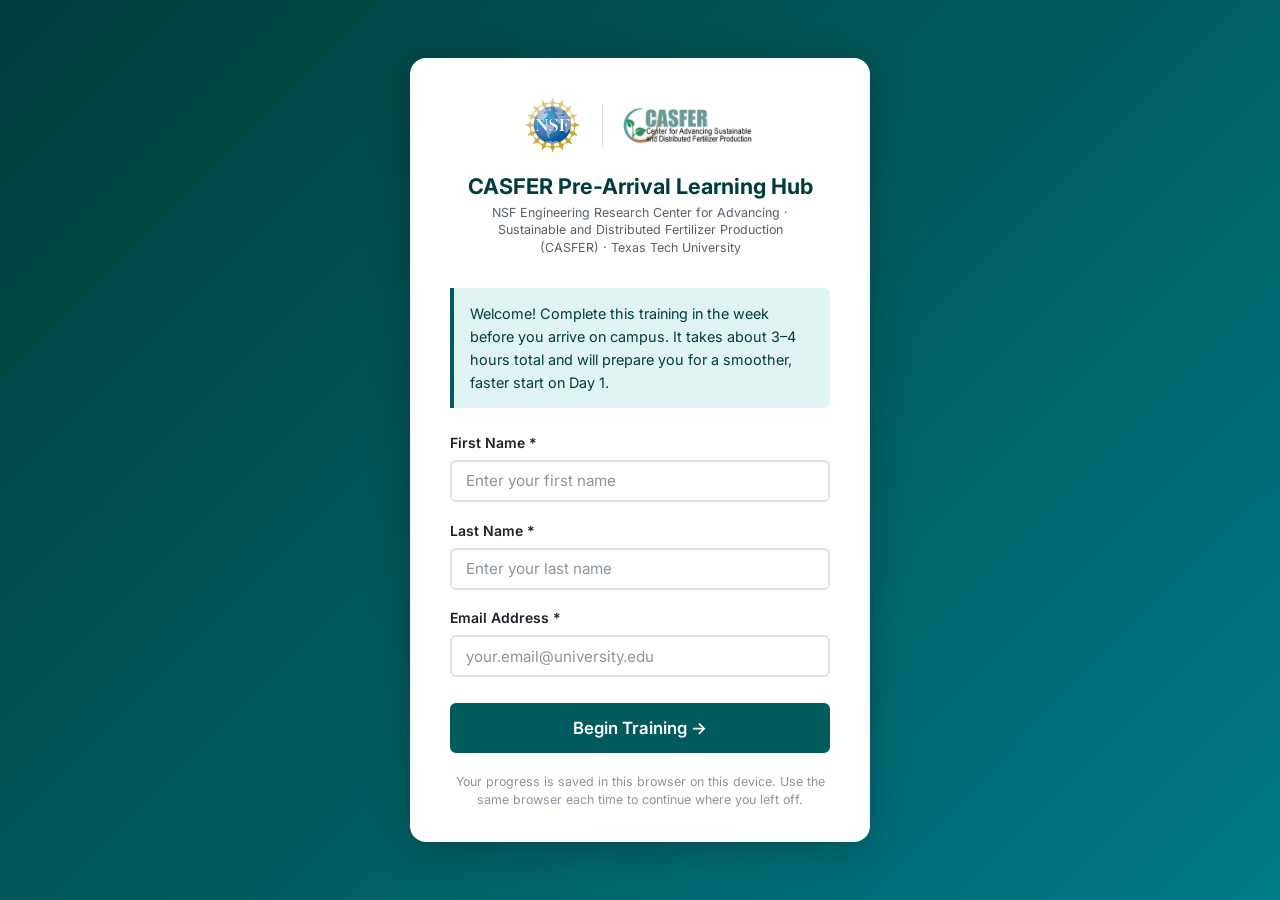
<file: index.html>
<!DOCTYPE html>
<html lang="en">
<head>
  <meta charset="UTF-8">
  <meta name="viewport" content="width=device-width, initial-scale=1.0">
  <title>CASFER Pre-Arrival Learning Hub — Sign In</title>
  <link rel="stylesheet" href="style.css">
</head>
<body class="login-page">

  <div class="login-card" id="loginCard">

    <!-- Brand header -->
    <div class="login-brand">
      <div class="login-logos">
        <img src="images/nsf-erc-logo.png" alt="NSF Engineering Research Center" class="login-nsf-logo">
        <div class="login-logo-divider"></div>
        <img src="images/casfer-logo.png" alt="CASFER" class="login-casfer-logo">
      </div>
      <h1 id="programTitle">Pre-Arrival Learning Hub</h1>
      <p class="login-org" id="orgName">Loading…</p>
    </div>

    <!-- Welcome message -->
    <div class="login-intro">
      Welcome! Complete this training in the week before you arrive on campus. It takes about 3–4 hours total and will prepare you for a smoother, faster start on Day 1.
    </div>

    <!-- Sign-in form (shown to new users) -->
    <div id="newUserView">
      <form id="loginForm" novalidate>

        <div class="form-group">
          <label for="firstName">First Name <span aria-hidden="true">*</span></label>
          <input type="text" id="firstName" name="firstName"
                 placeholder="Enter your first name"
                 autocomplete="given-name" required>
        </div>

        <div class="form-group">
          <label for="lastName">Last Name <span aria-hidden="true">*</span></label>
          <input type="text" id="lastName" name="lastName"
                 placeholder="Enter your last name"
                 autocomplete="family-name" required>
        </div>

        <div class="form-group">
          <label for="email">Email Address <span aria-hidden="true">*</span></label>
          <input type="email" id="email" name="email"
                 placeholder="your.email@university.edu"
                 autocomplete="email" required>
        </div>

        <div id="formError" class="hidden" role="alert"
             style="color: var(--danger); font-size: 0.875rem; margin-bottom: 0.75rem; padding: 0.5rem 0.75rem; background: var(--danger-light); border-radius: 6px;">
        </div>

        <button type="submit" class="btn btn-primary btn-large login-submit">
          Begin Training →
        </button>
      </form>
    </div>

    <!-- Returning user view (shown when localStorage has existing data) -->
    <div id="returningView" class="returning-card hidden">
      <h2 id="welcomeBackName">Welcome back!</h2>
      <p id="returningProgress">Continue where you left off.</p>
      <div class="btn-row">
        <a href="hub.html" class="btn btn-primary">Continue Training →</a>
        <button class="btn btn-secondary" onclick="startOver()">Start Over</button>
      </div>
    </div>

    <p class="login-note">
      Your progress is saved in this browser on this device.
      Use the same browser each time to continue where you left off.
    </p>

  </div><!-- /.login-card -->

  <script src="content.js"></script>
  <script>
    // ── Populate brand text from CONFIG ─────────────────────────
    document.getElementById('programTitle').textContent = CONFIG.programName;
    document.getElementById('orgName').textContent =
      CONFIG.organization.replace('\n', ' · ') + ' · ' + CONFIG.institution;

    // ── Check for existing session ───────────────────────────────
    function getStoredUser() {
      try { return JSON.parse(localStorage.getItem('casfer_user')); }
      catch { return null; }
    }
    function getCompletedCount() {
      try {
        const p = JSON.parse(localStorage.getItem('casfer_progress') || '{}');
        return MODULES.filter(m => p[m.id]?.completed).length;
      } catch { return 0; }
    }

    const existing = getStoredUser();
    if (existing) {
      const count = getCompletedCount();
      document.getElementById('newUserView').classList.add('hidden');
      document.getElementById('returningView').classList.remove('hidden');
      document.getElementById('welcomeBackName').textContent =
        'Welcome back, ' + existing.firstName + '!';
      document.getElementById('returningProgress').textContent =
        count === MODULES.length
          ? 'You have completed all ' + count + ' sections!'
          : count > 0
            ? 'You have completed ' + count + ' of ' + MODULES.length + ' sections.'
            : 'You have not yet started the training.';
    }

    // ── Start-over (clear all data) ──────────────────────────────
    function startOver() {
      if (confirm('This will erase all your progress and your certificate. Are you sure?')) {
        localStorage.removeItem('casfer_user');
        localStorage.removeItem('casfer_progress');
        localStorage.removeItem('casfer_confirmations_done');
        localStorage.removeItem('casfer_certificate_date');
        location.reload();
      }
    }

    // ── Form submission ──────────────────────────────────────────
    document.getElementById('loginForm').addEventListener('submit', function(e) {
      e.preventDefault();

      const firstName = document.getElementById('firstName').value.trim();
      const lastName  = document.getElementById('lastName').value.trim();
      const email     = document.getElementById('email').value.trim();
      const errEl     = document.getElementById('formError');

      // Basic validation
      if (!firstName || !lastName || !email) {
        errEl.textContent = 'Please fill in all three fields.';
        errEl.classList.remove('hidden');
        return;
      }
      const emailRx = /^[^\s@]+@[^\s@]+\.[^\s@]+$/;
      if (!emailRx.test(email)) {
        errEl.textContent = 'Please enter a valid email address.';
        errEl.classList.remove('hidden');
        return;
      }
      errEl.classList.add('hidden');

      // Save user info and redirect to the hub
      const userData = {
        firstName: firstName,
        lastName:  lastName,
        email:     email,
        startDate: new Date().toISOString(),
        programYear: CONFIG.programYear,
      };
      localStorage.setItem('casfer_user', JSON.stringify(userData));

      // ── Send "started" notification to Formspree ──────────────
      const formId = (CONFIG.formspreeId || '').trim();
      if (formId && formId !== 'YOUR_FORMSPREE_ID') {
        fetch('https://formspree.io/f/' + formId, {
          method:  'POST',
          headers: { 'Content-Type': 'application/json', 'Accept': 'application/json' },
          body: JSON.stringify({
            event:       '🟡 Started Training',
            firstName:   firstName,
            lastName:    lastName,
            email:       email,
            programYear: CONFIG.programYear,
            timestamp:   new Date().toLocaleString('en-US', { timeZone: 'America/Chicago' }) + ' (CT)',
          }),
        }).catch(function() {});  // silent fail — never block the user
      }

      window.location.href = 'hub.html';
    });
  </script>
</body>
</html>
</file>
<file: style.css>
@import url('https://fonts.googleapis.com/css2?family=Inter:wght@400;500;600;700&display=swap');

/* ================================================================
   CASFER PRE-ARRIVAL LEARNING HUB — STYLESHEET
   ================================================================
   To change colors, fonts, or spacing, edit the :root section
   at the top. The rest of the file is layout and component styles.
   ================================================================ */

/* ── CSS Variables (easy theming) ──────────────────────────────── */
:root {
  --primary:        #005B5C;   /* Deep teal — main brand color */
  --primary-dark:   #003D3E;
  --primary-light:  #E0F4F4;
  --accent:         #C41230;   /* TTU Scarlet */
  --accent-light:   #FDEAED;
  --success:        #1A7A4A;
  --success-light:  #DFFAED;
  --warning:        #B45309;
  --warning-light:  #FFF3CD;
  --danger:         #C0392B;
  --danger-light:   #FDECEA;
  --locked:         #6B7280;
  --locked-light:   #F3F4F6;

  --bg:             #F4F6F8;
  --bg-card:        #FFFFFF;
  --border:         #DDE1E7;
  --text:           #1C2128;
  --text-secondary: #57606A;
  --text-muted:     #8B949E;

  --font:   'Inter', 'Segoe UI', system-ui, sans-serif;
  --radius: 10px;
  --radius-sm: 6px;
  --shadow: 0 1px 4px rgba(0,0,0,0.08), 0 2px 10px rgba(0,0,0,0.05);
  --shadow-md: 0 4px 16px rgba(0,0,0,0.12);

  --sidebar-w: 270px;
  --header-h:  62px;
}

/* ── Reset ──────────────────────────────────────────────────────── */
*, *::before, *::after { box-sizing: border-box; margin: 0; padding: 0; }
body { font-family: var(--font); color: var(--text); background: var(--bg); line-height: 1.6; }
a { color: var(--primary); }
ul, ol { padding-left: 1.4rem; }
li { margin-bottom: 0.4rem; }
h1,h2,h3,h4 { line-height: 1.3; }
p { margin-bottom: 0.75rem; }
p:last-child { margin-bottom: 0; }
dl { display: grid; gap: 0; }
dt { font-weight: 600; margin-top: 1rem; color: var(--primary-dark); }
dd { margin-left: 0; padding-left: 1rem; border-left: 3px solid var(--primary-light); margin-top: 0.25rem; }

/* ── Utility ────────────────────────────────────────────────────── */
.hidden { display: none !important; }
.sr-only { position:absolute; width:1px; height:1px; overflow:hidden; clip:rect(0,0,0,0); }

/* ── Buttons ────────────────────────────────────────────────────── */
.btn {
  display: inline-flex; align-items: center; gap: 0.4rem;
  padding: 0.55rem 1.2rem; border-radius: var(--radius-sm);
  font-family: var(--font); font-size: 0.95rem; font-weight: 600;
  cursor: pointer; border: 2px solid transparent;
  text-decoration: none; transition: all 0.15s ease;
  white-space: nowrap;
}
.btn:disabled { opacity: 0.55; cursor: not-allowed; }
.btn-primary  { background: var(--primary); color: #fff; border-color: var(--primary); }
.btn-primary:hover:not(:disabled)  { background: var(--primary-dark); border-color: var(--primary-dark); }
.btn-secondary{ background: #fff; color: var(--primary); border-color: var(--primary); }
.btn-secondary:hover:not(:disabled){ background: var(--primary-light); }
.btn-success  { background: var(--success); color: #fff; border-color: var(--success); }
.btn-accent   { background: var(--accent); color: #fff; border-color: var(--accent); }
.btn-large { padding: 0.8rem 1.8rem; font-size: 1.05rem; }
.btn-sm    { padding: 0.35rem 0.85rem; font-size: 0.85rem; }

/* ══════════════════════════════════════════════════════════════════
   LOGIN PAGE
   ══════════════════════════════════════════════════════════════════ */
body.login-page {
  min-height: 100vh;
  display: flex; align-items: center; justify-content: center;
  background: linear-gradient(135deg, var(--primary-dark) 0%, var(--primary) 50%, #007A8A 100%);
  padding: 1rem;
}

.login-card {
  background: var(--bg-card);
  border-radius: 16px;
  box-shadow: 0 8px 40px rgba(0,0,0,0.25);
  padding: 2.5rem 2.5rem 2rem;
  width: 100%; max-width: 460px;
}

.login-brand {
  text-align: center;
  margin-bottom: 2rem;
}
.login-logos {
  display: flex; align-items: center; justify-content: center;
  gap: 1.25rem; margin-bottom: 1.25rem;
}
.login-nsf-logo {
  height: 54px; width: auto; object-fit: contain; flex-shrink: 0;
}
.login-casfer-logo {
  height: 44px; width: auto; object-fit: contain; flex-shrink: 0;
}
.login-logo-divider {
  width: 1px; height: 44px;
  background: var(--border); flex-shrink: 0;
}
.login-brand h1 {
  font-size: 1.35rem; color: var(--primary-dark); margin-bottom: 0.25rem;
}
.login-brand .login-org {
  font-size: 0.78rem; color: var(--text-secondary);
  line-height: 1.4; max-width: 320px; margin: 0 auto;
}

.login-intro {
  background: var(--primary-light);
  border-left: 4px solid var(--primary);
  padding: 0.85rem 1rem; border-radius: 0 var(--radius-sm) var(--radius-sm) 0;
  margin-bottom: 1.5rem; font-size: 0.9rem; color: var(--primary-dark);
}

.form-group { margin-bottom: 1.1rem; }
.form-group label {
  display: block; font-size: 0.875rem; font-weight: 600;
  color: var(--text); margin-bottom: 0.35rem;
}
.form-group input {
  width: 100%; padding: 0.6rem 0.85rem;
  border: 2px solid var(--border); border-radius: var(--radius-sm);
  font-family: var(--font); font-size: 0.95rem; color: var(--text);
  transition: border-color 0.15s ease;
  background: var(--bg-card);
}
.form-group input:focus {
  outline: none; border-color: var(--primary);
  box-shadow: 0 0 0 3px var(--primary-light);
}
.form-group input::placeholder { color: var(--text-muted); }

.login-submit { width: 100%; margin-top: 0.5rem; justify-content: center; }

.login-note {
  font-size: 0.78rem; color: var(--text-muted);
  text-align: center; margin-top: 1.25rem; line-height: 1.5;
}

/* Returning user card */
.returning-card { text-align: center; }
.returning-card h2 { font-size: 1.5rem; color: var(--primary-dark); margin-bottom: 0.5rem; }
.returning-card p  { color: var(--text-secondary); margin-bottom: 1.5rem; }
.returning-card .btn-row { display: flex; gap: 0.75rem; justify-content: center; flex-wrap: wrap; }

/* ══════════════════════════════════════════════════════════════════
   HUB PAGE — LAYOUT
   ══════════════════════════════════════════════════════════════════ */

/* ── Header ──────────────────────────────────────────────────────── */
.hub-header {
  position: fixed; top: 0; left: 0; right: 0; z-index: 100;
  height: var(--header-h);
  background: var(--primary-dark);
  display: flex; align-items: center; gap: 1rem;
  padding: 0 1.2rem;
  box-shadow: 0 2px 8px rgba(0,0,0,0.2);
}
.hub-logo {
  display: flex; align-items: center; gap: 0.6rem;
  text-decoration: none; color: #fff; flex-shrink: 0;
}
.hub-logo-img {
  height: 30px; width: auto; object-fit: contain;
  filter: brightness(0) invert(1);
}

.header-progress {
  flex: 1; display: flex; align-items: center; gap: 0.75rem;
  max-width: 340px; margin: 0 auto;
}
.progress-bar-wrap {
  flex: 1; height: 8px; background: rgba(255,255,255,0.2);
  border-radius: 999px; overflow: hidden;
}
.progress-bar-fill {
  height: 100%; background: rgba(255,255,255,0.85);
  border-radius: 999px; transition: width 0.5s ease;
  min-width: 0;
}
.progress-text { font-size: 0.78rem; color: rgba(255,255,255,0.85); white-space: nowrap; }

.header-user {
  display: flex; align-items: center; gap: 0.5rem;
  color: rgba(255,255,255,0.9); font-size: 0.85rem; flex-shrink: 0;
}
.header-user-icon {
  width: 30px; height: 30px; border-radius: 50%;
  background: rgba(255,255,255,0.2);
  display: flex; align-items: center; justify-content: center;
  font-size: 0.78rem; font-weight: 700; color: #fff;
}

/* Mobile header menu toggle */
.menu-toggle {
  display: none; background: none; border: none; color: #fff;
  font-size: 1.4rem; cursor: pointer; padding: 0.25rem;
  margin-left: auto;
}

/* ── Main Layout ────────────────────────────────────────────────── */
.hub-layout {
  display: flex;
  padding-top: var(--header-h);
  min-height: 100vh;
}

/* ── Sidebar ────────────────────────────────────────────────────── */
.hub-sidebar {
  position: fixed;
  top: var(--header-h); bottom: 0; left: 0;
  width: var(--sidebar-w);
  background: var(--bg-card);
  border-right: 1px solid var(--border);
  overflow-y: auto;
  padding: 1rem 0;
  z-index: 90;
}

.sidebar-heading {
  font-size: 0.7rem; font-weight: 700; letter-spacing: 0.08em;
  text-transform: uppercase; color: var(--text-muted);
  padding: 0.5rem 1.1rem 0.35rem;
}

.sidebar-item {
  display: flex; align-items: center; gap: 0.75rem;
  padding: 0.7rem 1.1rem; cursor: pointer;
  border-left: 3px solid transparent;
  transition: all 0.12s ease;
  text-decoration: none;
}
.sidebar-item:hover:not(.locked) { background: var(--bg); }
.sidebar-item.active {
  border-left-color: var(--primary);
  background: var(--primary-light);
}
.sidebar-item.complete .sidebar-title { color: var(--success); }
.sidebar-item.locked { opacity: 0.55; cursor: not-allowed; }
.sidebar-item.locked:hover { background: none; }

.sidebar-icon { font-size: 1.2rem; flex-shrink: 0; width: 1.4rem; text-align: center; }
.sidebar-text  { flex: 1; min-width: 0; }
.sidebar-title { display: block; font-size: 0.88rem; font-weight: 600; line-height: 1.3; }
.sidebar-time  { display: block; font-size: 0.73rem; color: var(--text-muted); margin-top: 0.1rem; }

.sidebar-divider {
  height: 1px; background: var(--border);
  margin: 0.75rem 1.1rem;
}

/* ── Main Content ───────────────────────────────────────────────── */
.hub-main {
  margin-left: var(--sidebar-w);
  flex: 1; padding: 2rem 2.5rem 4rem;
  max-width: calc(900px + var(--sidebar-w));
}

/* Welcome screen */
.welcome-screen { max-width: 640px; }
.welcome-screen h2 { font-size: 1.75rem; color: var(--primary-dark); margin-bottom: 0.5rem; }
.welcome-screen .welcome-sub { font-size: 1.05rem; color: var(--text-secondary); margin-bottom: 1.5rem; }
.welcome-steps {
  display: grid; gap: 0.75rem; margin-bottom: 1.75rem;
}
.welcome-step {
  display: flex; gap: 1rem; align-items: flex-start;
  background: var(--bg-card); border: 1px solid var(--border);
  border-radius: var(--radius); padding: 1rem 1.1rem;
}
.step-num {
  width: 32px; height: 32px; border-radius: 50%;
  background: var(--primary); color: #fff;
  display: flex; align-items: center; justify-content: center;
  font-weight: 700; font-size: 0.9rem; flex-shrink: 0;
}
.step-text strong { display: block; margin-bottom: 0.2rem; }
.step-text span { font-size: 0.88rem; color: var(--text-secondary); }

/* Module content */
.module-header {
  display: flex; align-items: flex-start; gap: 1rem;
  margin-bottom: 1rem;
}
.module-icon { display: none; }
.module-num-badge {
  display: inline-flex; align-items: center; justify-content: center;
  width: 44px; height: 44px; border-radius: 8px;
  background: var(--primary); color: #fff;
  font-size: 1rem; font-weight: 700; flex-shrink: 0; letter-spacing: 0.03em;
}
.module-header h2 { font-size: 1.6rem; color: var(--primary-dark); }
.module-tagline { font-size: 0.95rem; color: var(--text-secondary); font-style: italic; }
.module-description { font-size: 1rem; color: var(--text-secondary); margin-bottom: 0.5rem; }
.module-time { font-size: 0.88rem; color: var(--text-muted); margin-bottom: 1.5rem; }

.completed-banner {
  display: flex; align-items: center; gap: 0.75rem;
  background: var(--success-light); border: 1px solid var(--success);
  color: var(--success); border-radius: var(--radius-sm);
  padding: 0.65rem 1rem; font-weight: 600; margin-bottom: 1.5rem;
}
.completed-banner::before {
  content: '✓'; display: inline-flex; align-items: center; justify-content: center;
  width: 20px; height: 20px; border-radius: 50%;
  background: var(--success); color: #fff; font-size: 0.72rem; font-weight: 700;
  flex-shrink: 0;
}

/* ── Resources ──────────────────────────────────────────────────── */
.resources-section h3, .quiz-section h3 {
  font-size: 1.1rem; font-weight: 700; color: var(--primary-dark);
  margin-bottom: 1rem;
  padding-bottom: 0.5rem; border-bottom: 2px solid var(--primary-light);
}

.resource-card {
  background: var(--bg-card); border: 1px solid var(--border);
  border-radius: var(--radius); padding: 1.2rem 1.4rem;
  margin-bottom: 1.1rem;
}
.resource-label {
  font-size: 0.73rem; font-weight: 700; letter-spacing: 0.06em;
  text-transform: uppercase; margin-bottom: 0.4rem;
}
.resource-video    .resource-label { color: var(--accent); }
.resource-guide    .resource-label { color: var(--primary); }
.resource-download .resource-label { color: #5A3D9A; }
.resource-paper    .resource-label { color: #0369A1; }
.resource-link     .resource-label { color: #7C3AED; }

.paper-meta {
  font-size: 0.875rem; color: var(--text-secondary);
  margin-bottom: 0.6rem; line-height: 1.5;
}
.paper-summary {
  font-size: 0.875rem; color: var(--text-secondary);
  background: #F0F7FF; border-left: 3px solid #0369A1;
  padding: 0.5rem 0.75rem; border-radius: 0 var(--radius-sm) var(--radius-sm) 0;
  margin-bottom: 0.75rem;
}

.resource-card h4 { font-size: 1rem; margin-bottom: 0.4rem; }

/* Video embed */
.video-wrapper {
  position: relative; width: 100%; padding-top: 56.25%;
  border-radius: var(--radius-sm); overflow: hidden;
  background: #000; margin-top: 0.75rem;
}
.video-wrapper iframe {
  position: absolute; top: 0; left: 0; width: 100%; height: 100%;
  border: none;
}
.video-placeholder {
  margin-top: 0.75rem;
  background: #F8FAFC; border: 1px solid var(--border);
  border-radius: var(--radius-sm); padding: 2.5rem 1.5rem;
  text-align: center; display: flex; flex-direction: column;
  align-items: center; gap: 0.5rem;
}
.video-placeholder-icon {
  width: 48px; height: 48px; border-radius: 50%;
  background: var(--border); display: flex; align-items: center;
  justify-content: center; font-size: 1.1rem; color: var(--text-muted);
  margin-bottom: 0.25rem;
}
.video-placeholder p { margin: 0; color: var(--text-muted); font-size: 0.85rem; line-height: 1.6; }
.video-placeholder strong { color: var(--text-secondary); display: block; margin-bottom: 0.1rem; }

/* Guide content */
.guide-content { margin-top: 0.75rem; font-size: 0.92rem; }
.guide-content h4 { margin: 1rem 0 0.35rem; color: var(--primary-dark); font-size: 0.95rem; }
.guide-content code {
  background: #F0F4F8; padding: 0.1rem 0.4rem;
  border-radius: 4px; font-size: 0.85em; font-family: 'Consolas', monospace;
}
.formula-table { width: 100%; border-collapse: collapse; margin: 0.5rem 0; }
.formula-table td { padding: 0.4rem 0.6rem; border: 1px solid var(--border); font-size: 0.88rem; }
.formula-table td:first-child { background: #F8FAFC; font-family: 'Consolas', monospace; }
.instrument-list dt { font-size: 0.95rem; }
.instrument-list dd { font-size: 0.9rem; color: var(--text-secondary); }

/* Replace notice — hidden from participants */
.replace-notice { display: none; }
.placeholder-note { display: none; }

/* Download */
.placeholder-note {
  font-size: 0.82rem; color: var(--warning); margin: 0.35rem 0 0.5rem;
  font-style: italic;
}

/* ── Quiz ───────────────────────────────────────────────────────── */
.quiz-section { margin-top: 2.5rem; }
.quiz-instructions { font-size: 0.9rem; color: var(--text-secondary); margin-bottom: 1.25rem; }

.quiz-complete-banner {
  display: flex; align-items: center; gap: 0.75rem;
  background: var(--success-light); border: 1px solid var(--success);
  border-radius: var(--radius); padding: 1rem 1.25rem;
  color: var(--success); font-weight: 600; font-size: 1rem;
}
.quiz-complete-banner::before {
  content: '✓'; display: inline-flex; align-items: center; justify-content: center;
  width: 22px; height: 22px; border-radius: 50%;
  background: var(--success); color: #fff; font-size: 0.75rem; font-weight: 700;
  flex-shrink: 0;
}

.quiz-question {
  background: var(--bg-card); border: 2px solid var(--border);
  border-radius: var(--radius); padding: 1.1rem 1.3rem;
  margin-bottom: 1rem; transition: border-color 0.2s ease;
}
.quiz-question.correct  { border-color: var(--success); background: var(--success-light); }
.quiz-question.incorrect{ border-color: var(--danger);  background: var(--danger-light);  }
.quiz-question.unanswered{ border-color: var(--warning); background: var(--warning-light); }

.question-text { font-size: 0.95rem; font-weight: 600; margin-bottom: 0.85rem; }

.question-options { display: flex; flex-direction: column; gap: 0.5rem; }
.option-label {
  display: flex; align-items: flex-start; gap: 0.65rem;
  padding: 0.5rem 0.75rem; border-radius: var(--radius-sm);
  border: 1px solid var(--border); background: var(--bg-card);
  cursor: pointer; transition: all 0.12s ease; font-size: 0.9rem;
}
.option-label:hover:not(.disabled-opt) { background: var(--primary-light); border-color: var(--primary); }
.option-label input[type="radio"] { margin-top: 0.15rem; flex-shrink: 0; accent-color: var(--primary); }
.option-label.correct-answer { background: var(--success-light); border-color: var(--success); font-weight: 600; }
.option-label.wrong-answer   { background: var(--danger-light);  border-color: var(--danger);  }
.option-label.disabled-opt   { cursor: default; }

.question-explanation {
  margin-top: 0.75rem; padding: 0.6rem 0.85rem;
  background: rgba(255,255,255,0.6); border-radius: var(--radius-sm);
  border-left: 3px solid var(--primary); font-size: 0.85rem;
  color: var(--text-secondary);
}

#submitQuizBtn { margin-top: 1rem; }

.quiz-result {
  margin-top: 1rem; padding: 1rem 1.25rem;
  border-radius: var(--radius); border: 1px solid;
}
.quiz-result.success { background: var(--success-light); border-color: var(--success); }
.quiz-result.error   { background: var(--danger-light);  border-color: var(--danger);  }
.quiz-result h4      { margin-bottom: 0.4rem; }
.quiz-result .btn    { margin-top: 0.75rem; }

/* ── Final Confirmation ─────────────────────────────────────────── */
.confirmation-list { display: flex; flex-direction: column; gap: 0.6rem; margin: 1.25rem 0; }
.confirmation-item {
  display: flex; align-items: flex-start; gap: 0.75rem;
  padding: 0.75rem 1rem; background: var(--bg-card);
  border: 2px solid var(--border); border-radius: var(--radius);
  cursor: pointer; transition: all 0.15s ease; font-size: 0.92rem;
}
.confirmation-item:hover { border-color: var(--primary); background: var(--primary-light); }
.confirmation-item input[type="checkbox"] {
  margin-top: 0.15rem; flex-shrink: 0;
  width: 18px; height: 18px; accent-color: var(--primary); cursor: pointer;
}
.confirmation-item.checked { border-color: var(--success); background: var(--success-light); }
.conf-text { line-height: 1.4; }

/* ── Preview mode ──────────────────────────────────────────────── */
#previewBanner {
  background: #7C3AED; color: #fff;
  text-align: center; padding: 0.45rem 1rem;
  font-size: 0.85rem;
  position: fixed; top: var(--header-h); left: 0; right: 0;
  z-index: 99;
}
body:has(#previewBanner[style*="block"]) .hub-layout { padding-top: 30px; }

.preview-skip-box {
  background: #F5F0FF; border: 2px dashed #7C3AED;
  border-radius: var(--radius); padding: 1rem 1.2rem;
  margin-top: 0.5rem; font-size: 0.9rem; color: #4C1D95;
}
.preview-skip-box p { margin-bottom: 0.6rem; }
.btn-accent { background: #7C3AED; color: #fff; border-color: #7C3AED; }
.btn-accent:hover { background: #6D28D9; border-color: #6D28D9; }

.conf-note {
  font-size: 0.82rem; color: var(--text-muted);
  background: var(--bg); border: 1px solid var(--border);
  border-radius: var(--radius-sm); padding: 0.75rem 1rem;
  margin-top: 1.25rem; line-height: 1.5;
}

/* ── Mobile Overlay / Drawer ────────────────────────────────────── */
.sidebar-overlay {
  display: none; position: fixed; inset: 0;
  background: rgba(0,0,0,0.4); z-index: 85;
}

/* ══════════════════════════════════════════════════════════════════
   CERTIFICATE PAGE
   ══════════════════════════════════════════════════════════════════ */
.cert-page-body {
  background: #E8ECEF; min-height: 100vh;
  display: flex; flex-direction: column; align-items: center;
  padding: 2rem 1rem 4rem; font-family: var(--font);
}
.cert-page-header {
  display: flex; align-items: center; justify-content: space-between;
  width: 100%; max-width: 780px; margin-bottom: 1.5rem;
  flex-wrap: wrap; gap: 0.75rem;
}
.cert-page-header h1 { font-size: 1rem; color: var(--text-secondary); }
.cert-action-btns { display: flex; gap: 0.75rem; }

/* The certificate itself */
.certificate {
  width: 100%; max-width: 780px;
  background: #FFFDF6;
  border: 1px solid #C8B88A;
  border-radius: 4px;
  box-shadow: 0 4px 24px rgba(0,0,0,0.18);
  overflow: hidden;
  position: relative;
}
.cert-outer-border {
  margin: 14px; border: 2px solid #9A7D3C;
  border-radius: 2px; padding: 2.5rem 3rem;
}
.cert-inner-border {
  border: 1px solid #C8B88A; padding: 2rem 2.5rem;
}

.cert-header-row {
  display: flex; align-items: center; justify-content: center; gap: 1rem;
  margin-bottom: 1.25rem;
}
.cert-logos {
  display: flex; flex-direction: column; align-items: center;
  gap: 0.5rem; flex-shrink: 0;
}
.cert-nsf-logo   { height: 52px; width: auto; object-fit: contain; }
.cert-casfer-logo{ height: 26px; width: auto; object-fit: contain; }

.cert-program-badge {
  flex-shrink: 0; text-align: center;
  padding: 0.55rem 1rem;
  border: 1.5px solid var(--primary);
  border-radius: 4px;
}
.cert-badge-title {
  font-size: 0.72rem; font-weight: 700; letter-spacing: 0.12em;
  text-transform: uppercase; color: var(--primary-dark);
}
.cert-badge-sub {
  font-size: 0.6rem; font-weight: 600; letter-spacing: 0.1em;
  text-transform: uppercase; color: var(--text-secondary); margin-top: 0.15rem;
}

.cert-org { text-align: center; flex: 1; }
.cert-inst { font-size: 0.72rem; color: var(--text-muted); margin-top: 0.1rem; }

.cert-title-block { text-align: center; margin: 1.25rem 0; }
.cert-title-block .cert-of { font-size: 0.85rem; letter-spacing: 0.15em; text-transform: uppercase; color: var(--text-secondary); }
.cert-title-block .cert-type {
  font-size: 2rem; font-weight: 800; color: var(--primary-dark);
  letter-spacing: 0.02em; line-height: 1.15; margin: 0.2rem 0;
}

.cert-divider {
  height: 2px;
  background: linear-gradient(to right, transparent, var(--primary), var(--accent), var(--primary), transparent);
  margin: 1rem 0;
}

.cert-body { text-align: center; padding: 0.5rem 0; }
.cert-presented-to { font-size: 0.85rem; color: var(--text-secondary); margin-bottom: 0.4rem; }
.cert-name {
  font-size: 2.1rem; font-weight: 700; color: var(--text);
  font-style: italic; letter-spacing: 0.01em;
  border-bottom: 2px solid var(--primary-light);
  display: inline-block; padding-bottom: 0.2rem;
  margin-bottom: 1rem; line-height: 1.2;
}
.cert-statement {
  font-size: 0.9rem; color: var(--text-secondary);
  max-width: 520px; margin: 0 auto 1.25rem; line-height: 1.6;
}
.cert-program-name { font-weight: 700; color: var(--primary-dark); }

.cert-disclaimer {
  background: #F5F0E8; border: 1px solid #D9C98A;
  border-radius: 4px; padding: 0.6rem 1rem;
  font-size: 0.72rem; color: #6B5800; line-height: 1.5;
  margin: 0.75rem 0;
}

.cert-footer-row {
  display: flex; justify-content: space-between; align-items: flex-end;
  flex-wrap: wrap; gap: 1rem; margin-top: 1.5rem;
}
.cert-sig { flex: 1; min-width: 150px; text-align: center; }
.cert-sig-line { border-top: 1px solid var(--text); width: 80%; margin: 0 auto 0.3rem; }
.cert-sig-label { font-size: 0.72rem; color: var(--text-secondary); }
.cert-date-block { text-align: right; font-size: 0.8rem; color: var(--text-secondary); }
.cert-date-block span { display: block; font-size: 0.9rem; font-weight: 600; color: var(--text); }

/* ── Print Styles ───────────────────────────────────────────────── */
@media print {
  body { background: white; }
  .cert-page-header, .cert-action-btns, .cert-back-link { display: none !important; }
  .cert-page-body { background: white; padding: 0; }
  .certificate { box-shadow: none; border: 1px solid #999; max-width: 100%; }
  .no-print { display: none !important; }
}

/* Sidebar status indicators (CSS-based, no emoji) */
.si-check, .si-num, .si-lock, .si-arrow {
  display: inline-flex; align-items: center; justify-content: center;
  width: 22px; height: 22px; border-radius: 50%;
  font-size: 0.72rem; font-weight: 700; flex-shrink: 0; line-height: 1;
}
.si-check { background: var(--success); color: #fff; }
.si-num   { border: 2px solid var(--primary); color: var(--primary); }
.si-lock  { border: 2px solid #D1D5DB; }
.si-arrow { border: 2px solid var(--primary); color: var(--primary); font-size: 0.9rem; }

/* Login logo — text-based, no emoji */
.login-logo {
  display: inline-flex; align-items: center; justify-content: center;
  width: 64px; height: 64px; border-radius: 12px;
  background: var(--primary); color: #fff;
  font-size: 1.1rem; font-weight: 700; letter-spacing: 0.05em;
  margin-bottom: 0.75rem;
}

/* ══════════════════════════════════════════════════════════════════
   RESPONSIVE — MOBILE
   ══════════════════════════════════════════════════════════════════ */
@media (max-width: 768px) {
  .hub-sidebar {
    transform: translateX(-100%);
    transition: transform 0.25s ease;
    z-index: 95;
  }
  .hub-sidebar.open {
    transform: translateX(0);
  }
  .sidebar-overlay.open { display: block; }

  .hub-main { margin-left: 0; padding: 1.25rem 1rem 3rem; }

  .menu-toggle { display: block; }

  .header-progress { display: none; }
  .header-user-name { display: none; }

  .module-icon { font-size: 1.8rem; }
  .module-header h2 { font-size: 1.3rem; }

  .cert-outer-border { margin: 8px; padding: 1.25rem 1rem; }
  .cert-inner-border { padding: 1rem 0.75rem; }
  .cert-type { font-size: 1.4rem !important; }
  .cert-name { font-size: 1.5rem !important; }
  .cert-footer-row { flex-direction: column; align-items: center; }
}

@media (max-width: 480px) {
  .login-card { padding: 1.75rem 1.25rem; }
  .hub-main { padding: 1rem 0.75rem 3rem; }
}
</file>
